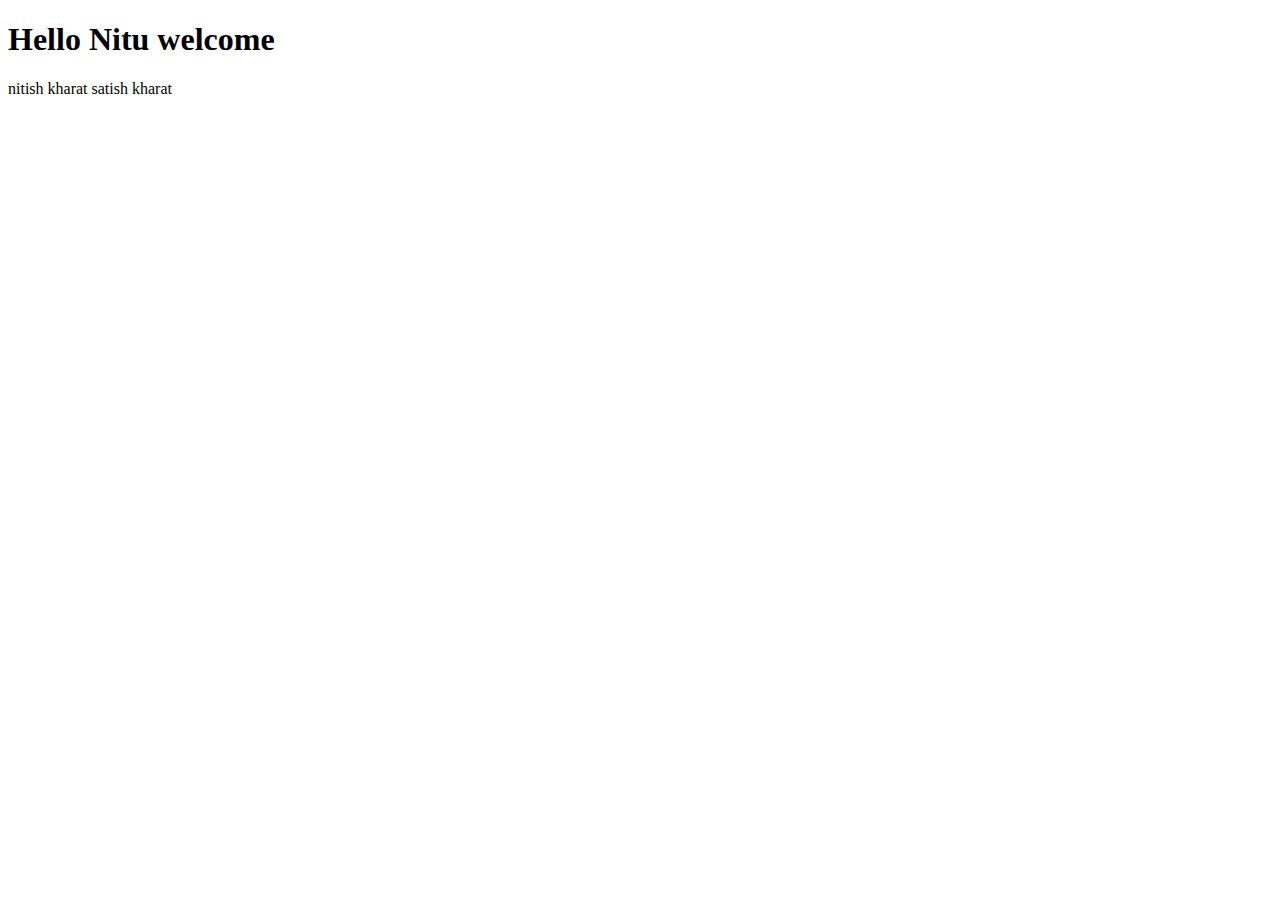
<file: index.html>
<!DOCTYPE html>
<html lang="en">
<head>
    <meta charset="UTF-8">
    <meta name="viewport" content="width=device-width, initial-scale=1.0">
    <title>Document</title>
</head>
<body>

    <div>
        <a href="index.html"></a>
        <!-- <a href="loginpage.html">loginpage</a> -->
        <h1> Hello Nitu welcome </h1>
        <p>nitish kharat satish kharat </p>

    </div>
</body>
</html>
</file>
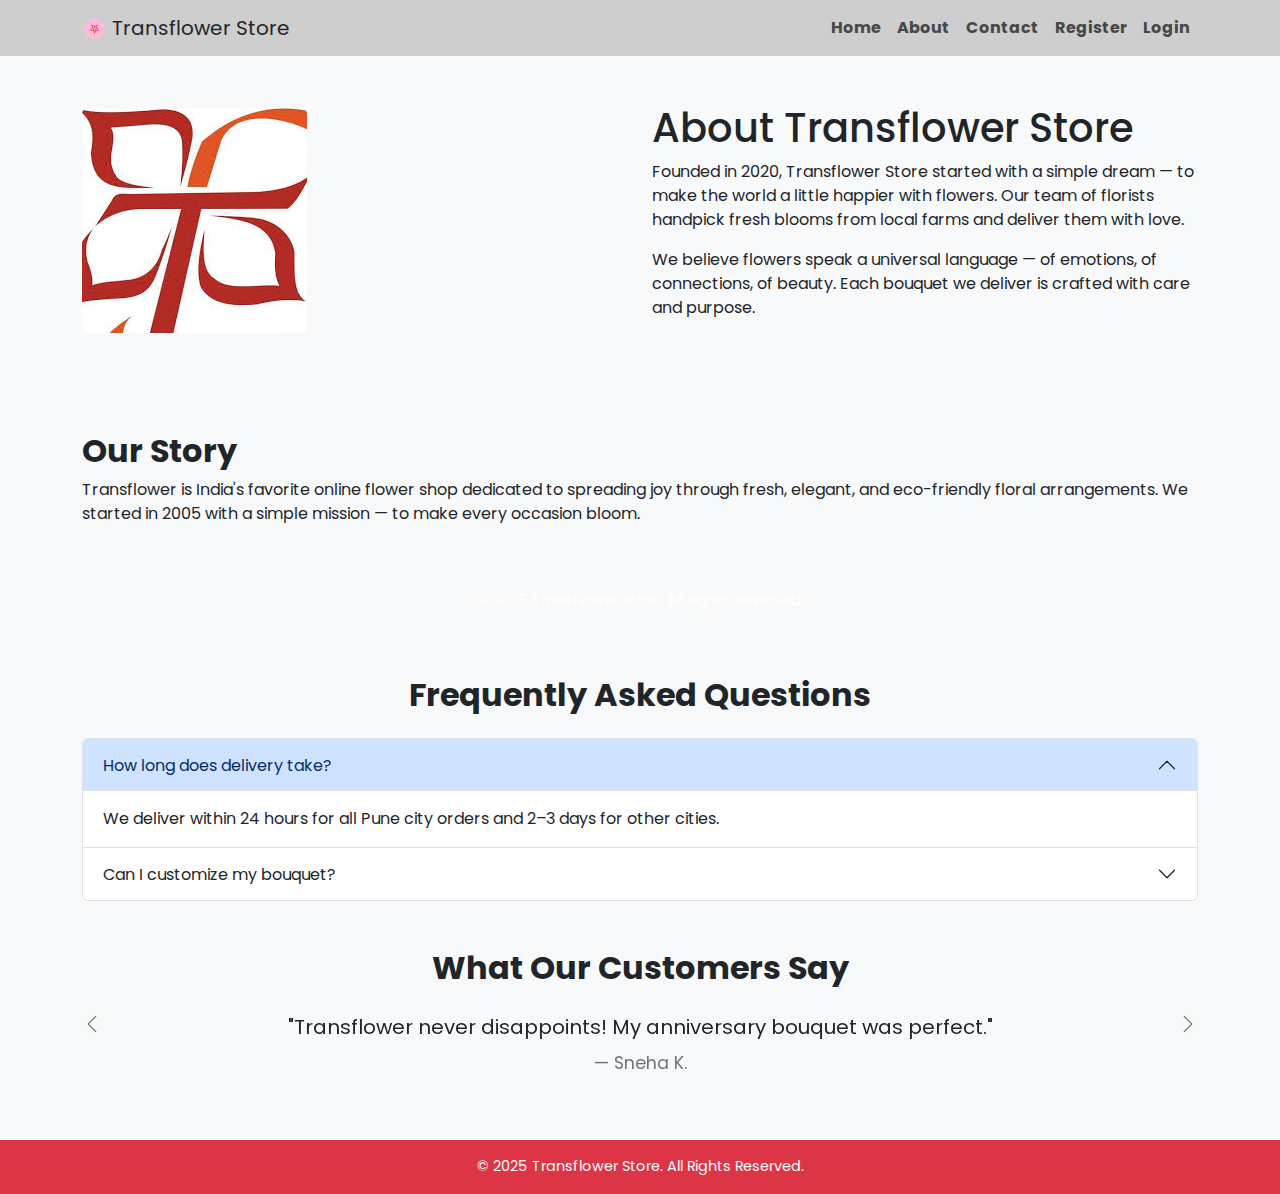
<file: about.html>
<!DOCTYPE html>
<html lang="en">

<head>
  <meta charset="UTF-8">
  <meta name="viewport" content="width=device-width, initial-scale=1.0">
  <title>About - Transflower Store</title>
  <link rel="stylesheet" href="https://cdn.jsdelivr.net/npm/bootstrap-icons@1.11.3/font/bootstrap-icons.css">
  <link href="https://cdn.jsdelivr.net/npm/bootstrap@5.3.2/dist/css/bootstrap.min.css" rel="stylesheet">
  <link href="https://fonts.googleapis.com/css2?family=Poppins:wght@400;600&display=swap" rel="stylesheet">
  <link href="https://unpkg.com/aos@2.3.4/dist/aos.css" rel="stylesheet">
  <link rel="stylesheet" href="style.css">

</head>

<body>
  <nav class="navbar navbar-expand-lg navbar-dark bg-danger">
    <div class="container">
      <a class="navbar-brand text-dark" href="index.html">🌸 Transflower Store</a>
      <button class="navbar-toggler" type="button" data-bs-toggle="collapse" data-bs-target="#navbarNav">
        <span class="navbar-toggler-icon"></span>
      </button>
      <div class="collapse navbar-collapse" id="navbarNav">
        <ul class="navbar-nav ms-auto">
          <li class="nav-item"><a class="nav-link" href="index.html">Home</a></li>
          <li class="nav-item"><a class="nav-link" href="about.html">About</a></li>
          <li class="nav-item"><a class="nav-link" href="contact.html">Contact</a></li>
          <li class="nav-item"><a class="nav-link" href="register.html">Register</a></li>
          <li class="nav-item"><a class="nav-link" href="login.html">Login</a></li>
        </ul>
      </div>
    </div>
  </nav>

  
  <section class="py-5">
    <div class="container">
      <div class="row align-items-center">
        <div class="col-md-6">
          <img src="images/transflower.jfif" class="img-fluid rounded" alt="Our Team">
        </div>
        <div class="col-md-6">
          <h1>About Transflower Store</h1>
          <p>Founded in 2020, Transflower Store started with a simple dream — to make the world a little happier with
            flowers. Our team of florists handpick fresh blooms from local farms and deliver them with love.</p>
          <p>We believe flowers speak a universal language — of emotions, of connections, of beauty. Each bouquet we
            deliver is crafted with care and purpose.</p>
        </div>
      </div>
    </div>
  </section>

  <section class="container my-5">
    <h2>Our Story</h2>
    <p>Transflower is India's favorite online flower shop dedicated to spreading joy through fresh, elegant, and
      eco-friendly floral arrangements. We started in 2005 with a simple mission — to make every occasion bloom.</p>
  </section>
  <footer class="text-center text-white py-3">
    <p class="mb-0">&copy; 2025 Transflower Store. All Rights Reserved.</p>
  </footer>
  <script src="https://cdn.jsdelivr.net/npm/bootstrap@5.3.0/dist/js/bootstrap.bundle.min.js"></script>

  <script src="https://unpkg.com/aos@2.3.4/dist/aos.js"></script>
  <script>
    AOS.init({
      duration: 1000,
      once: true
    });
  </script>


  <section class="container my-5">
    <h2 class="text-center mb-4">Frequently Asked Questions</h2>

    <div class="accordion" id="faqAccordion">
      <div class="accordion-item">
        <h2 class="accordion-header">
          <button class="accordion-button" type="button" data-bs-toggle="collapse" data-bs-target="#faq1">
            How long does delivery take?
          </button>
        </h2>
        <div id="faq1" class="accordion-collapse collapse show" data-bs-parent="#faqAccordion">
          <div class="accordion-body">
            We deliver within 24 hours for all Pune city orders and 2–3 days for other cities.
          </div>
        </div>
      </div>

      <div class="accordion-item">
        <h2 class="accordion-header">
          <button class="accordion-button collapsed" type="button" data-bs-toggle="collapse" data-bs-target="#faq2">
            Can I customize my bouquet?
          </button>
        </h2>
        <div id="faq2" class="accordion-collapse collapse" data-bs-parent="#faqAccordion">
          <div class="accordion-body">
            Absolutely! You can choose flower types, wrapping styles, and message cards.
          </div>
        </div>
      </div>
    </div>
  </section>

  <section class="container my-5">
    <h2 class="text-center mb-4">What Our Customers Say</h2>

    <div id="testimonialCarousel" class="carousel slide" data-bs-ride="carousel">
      <div class="carousel-inner">
        <div class="carousel-item active text-center">
          <blockquote class="blockquote">
            <p class="mb-4">"Transflower never disappoints! My anniversary bouquet was perfect."</p>
            <footer class="blockquote-footer">Sneha K.</footer>
          </blockquote>
        </div>

        <div class="carousel-item text-center">
          <blockquote class="blockquote">
            <p class="mb-4">"Fresh flowers and fast delivery — simply beautiful!"</p>
            <footer class="blockquote-footer">Rahul M.</footer>
          </blockquote>
        </div>

        <div class="carousel-item text-center">
          <blockquote class="blockquote">
            <p class="mb-4">"Best online flower store in Pune! Highly recommend."</p>
            <footer class="blockquote-footer">Aditi S.</footer>
          </blockquote>
        </div>
      </div>

      <button class="carousel-control-prev" type="button" data-bs-target="#testimonialCarousel" data-bs-slide="prev">
        <span class="carousel-control-prev-icon"></span>
      </button>
      <button class="carousel-control-next" type="button" data-bs-target="#testimonialCarousel" data-bs-slide="next">
        <span class="carousel-control-next-icon"></span>
      </button>
    </div>
  </section>

  <footer class="bg-danger text-white text-center p-3">
    &copy; 2025 Transflower Store. All Rights Reserved.
  </footer>

  <script src="https://cdn.jsdelivr.net/npm/bootstrap@5.3.2/dist/js/bootstrap.bundle.min.js"></script>
</body>

</html>
</file>
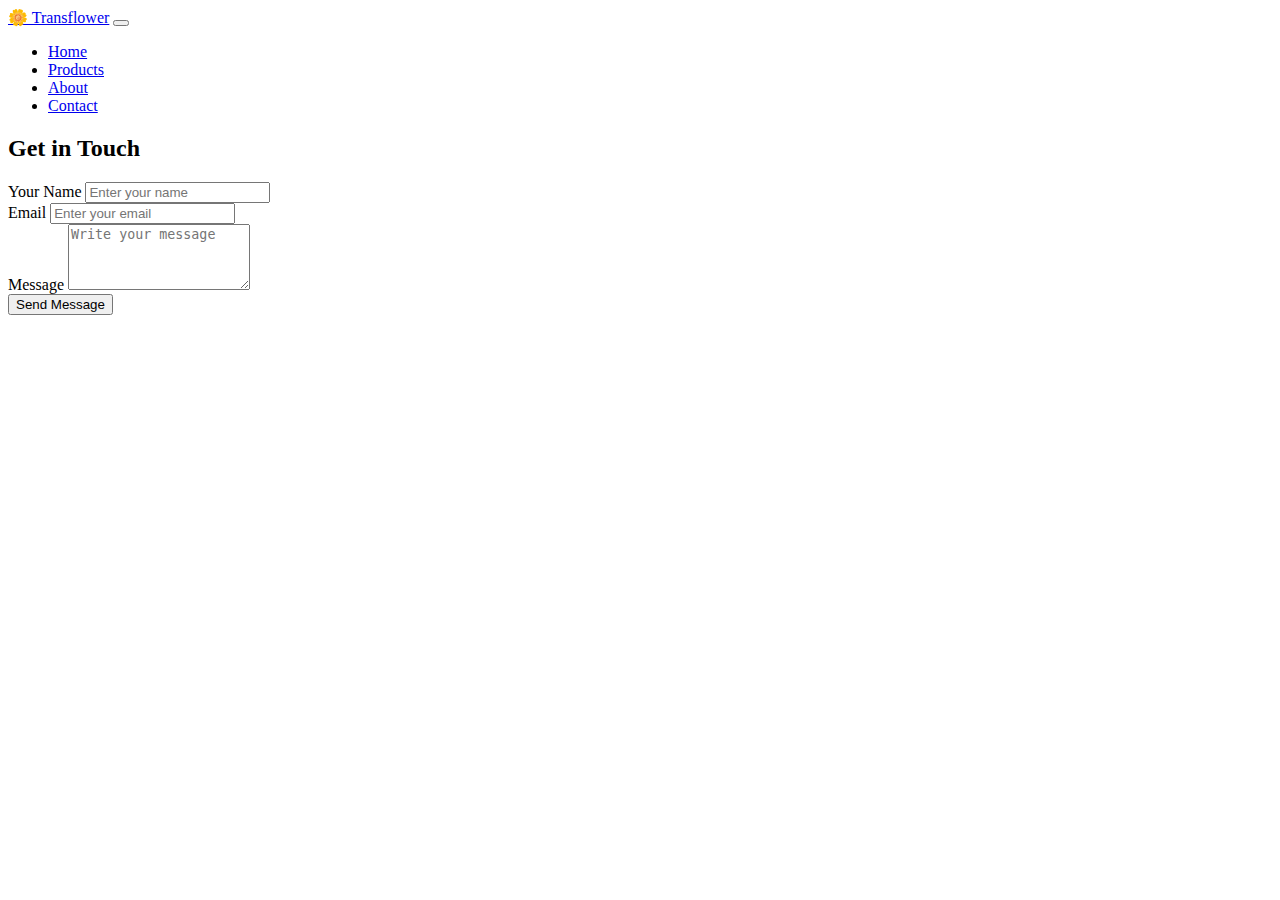
<file: contact.html>
<!DOCTYPE html>
<html lang="en">
<head>
    <meta charset="UTF-8">
    <meta name="viewport" content="width=device-width, initial-scale=1.0">
    <title>Document</title>

    
</head>
<body>
    <!-- Navbar -->
<nav class="navbar navbar-expand-lg navbar-dark" style="background-color: var(--bs-primary);">
  <div class="container">
    <a class="navbar-brand fw-bold" href="index.html">🌼 Transflower</a>
    
    <button class="navbar-toggler" type="button" data-bs-toggle="collapse" data-bs-target="#navbarNav">
      <span class="navbar-toggler-icon"></span>
    </button>
    <div class="collapse navbar-collapse" id="navbarNav">
      <ul class="navbar-nav ms-auto">
        <li class="nav-item"><a class="nav-link" href="index.html">Home</a></li>
        <li class="nav-item"><a class="nav-link" href="products.html">Products</a></li>
        <li class="nav-item"><a class="nav-link" href="about.html">About</a></li>
        <li class="nav-item"><a class="nav-link" href="contact.html">Contact</a></li>
      </ul>
    </div>
  </div>
</nav>
<section class="py-5 bg-light">
  <div class="container">
    <h2 class="text-center mb-4">Get in Touch</h2>
    <div class="row justify-content-center">
      <div class="col-md-6">
        <form>
          <div class="mb-3">
            <label class="form-label">Your Name</label>
            <input type="text" class="form-control" placeholder="Enter your name">
          </div>
          <div class="mb-3">
            <label class="form-label">Email</label>
            <input type="email" class="form-control" placeholder="Enter your email">
          </div>
          <div class="mb-3">
            <label class="form-label">Message</label>
            <textarea class="form-control" rows="4" placeholder="Write your message"></textarea>
          </div>
          <button class="btn btn-primary w-100">Send Message</button>
        </form>
      </div>
    </div>
  </div>
</section>
</body>
</html>
</file>
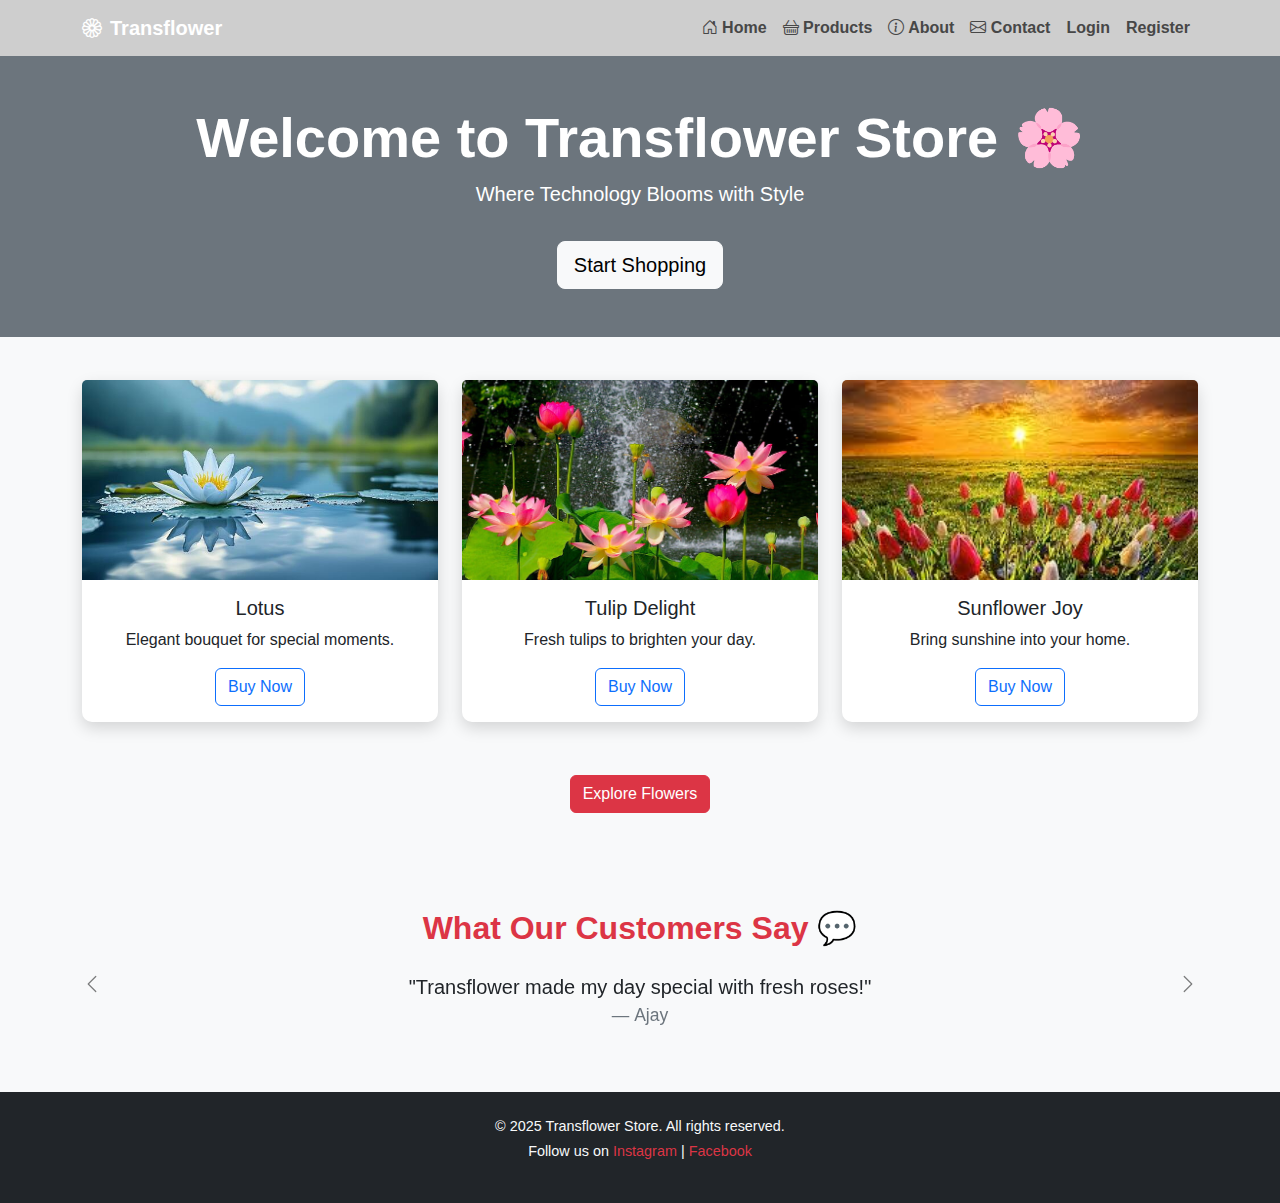
<file: index1.html>
<!DOCTYPE html>
<html lang="en">
<head>
  <!-- Meta Configuration -->
  <meta charset="UTF-8">
  <meta name="viewport" content="width=device-width, initial-scale=1.0">

  <!-- Page Title -->
  <title>Transflower Store</title>

  <!-- Bootstrap CSS -->
  <link href="https://cdn.jsdelivr.net/npm/bootstrap@5.3.2/dist/css/bootstrap.min.css" rel="stylesheet">

  <!-- Bootstrap Icons -->
  <link rel="stylesheet" href="https://cdn.jsdelivr.net/npm/bootstrap-icons@1.11.3/font/bootstrap-icons.css">

  <!-- Custom Styles -->
  <link rel="stylesheet" href="style.css">
</head>

<body>

  <!-- ===================== NAVBAR ===================== -->
  <nav class="navbar navbar-expand-lg navbar-dark bg-dark">
    <div class="container">
      <!-- Brand -->
      <a class="navbar-brand fw-bold" href="index.html">
        <i class="bi bi-flower1 me-2"></i>Transflower
      </a>

      <!-- Mobile Toggle -->
      <button class="navbar-toggler" type="button" data-bs-toggle="collapse" data-bs-target="#navbarNav">
        <span class="navbar-toggler-icon"></span>
      </button>

      <!-- Navbar Links -->
      <div class="collapse navbar-collapse" id="navbarNav">
        <ul class="navbar-nav ms-auto align-items-lg-center">
          <li class="nav-item"><a class="nav-link" href="index.html"><i class="bi bi-house-door"></i> Home</a></li>
          <li class="nav-item"><a class="nav-link" href="products.html"><i class="bi bi-basket"></i> Products</a></li>
          <li class="nav-item"><a class="nav-link" href="about.html"><i class="bi bi-info-circle"></i> About</a></li>
          <li class="nav-item"><a class="nav-link" href="contact.html"><i class="bi bi-envelope"></i> Contact</a></li>
          <li class="nav-item"><a class="nav-link" href="login.html">Login</a></li>
          <li class="nav-item"><a class="nav-link" href="register.html">Register</a></li>
        </ul>
      </div>
    </div>
  </nav>

  <!-- ===================== HERO SECTION ===================== -->
  <section class="container-fluid bg-secondary text-white text-center py-5">
    <h1 class="display-4 fw-bold">Welcome to Transflower Store 🌸</h1>
    <p class="lead">Where Technology Blooms with Style</p>
    <a href="register.html" class="btn btn-light btn-lg mt-3">Start Shopping</a>
  </section>

  <!-- ===================== PRODUCTS SECTION ===================== -->
  <section class="container py-5">
    <div class="row">

      <!-- Product 1 -->
      <div class="col-md-4 mb-4">
        <div class="card h-100">
          <img src="./images/image.jpg" class="card-img-top" alt="Lotus Flower">
          <div class="card-body text-center">
            <h5 class="card-title">Lotus</h5>
            <p class="card-text">Elegant bouquet for special moments.</p>
            <a href="#" class="btn btn-outline-primary">Buy Now</a>
          </div>
        </div>
      </div>

      <!-- Product 2 -->
      <div class="col-md-4 mb-4">
        <div class="card h-100">
          <img src="./images/image1.png" class="card-img-top" alt="Tulip Flower">
          <div class="card-body text-center">
            <h5 class="card-title">Tulip Delight</h5>
            <p class="card-text">Fresh tulips to brighten your day.</p>
            <a href="#" class="btn btn-outline-primary">Buy Now</a>
          </div>
        </div>
      </div>

      <!-- Product 3 -->
      <div class="col-md-4 mb-4">
        <div class="card h-100">
          <img src="./images/img7.jfif" class="card-img-top" alt="Sunflower">
          <div class="card-body text-center">
            <h5 class="card-title">Sunflower Joy</h5>
            <p class="card-text">Bring sunshine into your home.</p>
            <a href="#" class="btn btn-outline-primary">Buy Now</a>
          </div>
        </div>
      </div>

    </div>

    <!-- Explore Button -->
    <div class="text-center mt-4">
      <a href="products.html" class="btn btn-danger">Explore Flowers</a>
    </div>
  </section>

  <!-- ===================== TESTIMONIALS ===================== -->
  <section class="bg-light py-5">
    <div class="container">
      <h2 class="text-center text-danger mb-4">What Our Customers Say 💬</h2>

      <div id="testimonialCarousel" class="carousel slide" data-bs-ride="carousel">
        <div class="carousel-inner">

          <div class="carousel-item active text-center">
            <blockquote class="blockquote">
              <p>"Transflower made my day special with fresh roses!"</p>
              <footer class="blockquote-footer">Ajay</footer>
            </blockquote>
          </div>

          <div class="carousel-item text-center">
            <blockquote class="blockquote">
              <p>"Fast delivery and stunning arrangements!"</p>
              <footer class="blockquote-footer">Nitu</footer>
            </blockquote>
          </div>

        </div>

        <!-- Carousel Controls -->
        <button class="carousel-control-prev" type="button" data-bs-target="#testimonialCarousel" data-bs-slide="prev">
          <span class="carousel-control-prev-icon"></span>
        </button>
        <button class="carousel-control-next" type="button" data-bs-target="#testimonialCarousel" data-bs-slide="next">
          <span class="carousel-control-next-icon"></span>
        </button>
      </div>
    </div>
  </section>

  <!-- ===================== FOOTER ===================== -->
  <footer class="bg-dark text-light py-4 text-center">
    <p class="mb-1">© 2025 Transflower Store. All rights reserved.</p>
    <p>
      Follow us on
      <a href="#" class="text-danger text-decoration-none">Instagram</a> |
      <a href="#" class="text-danger text-decoration-none">Facebook</a>
    </p>
  </footer>

  <!-- Bootstrap JS -->
  <script src="https://cdn.jsdelivr.net/npm/bootstrap@5.3.2/dist/js/bootstrap.bundle.min.js"></script>

</body>
</html>
</file>
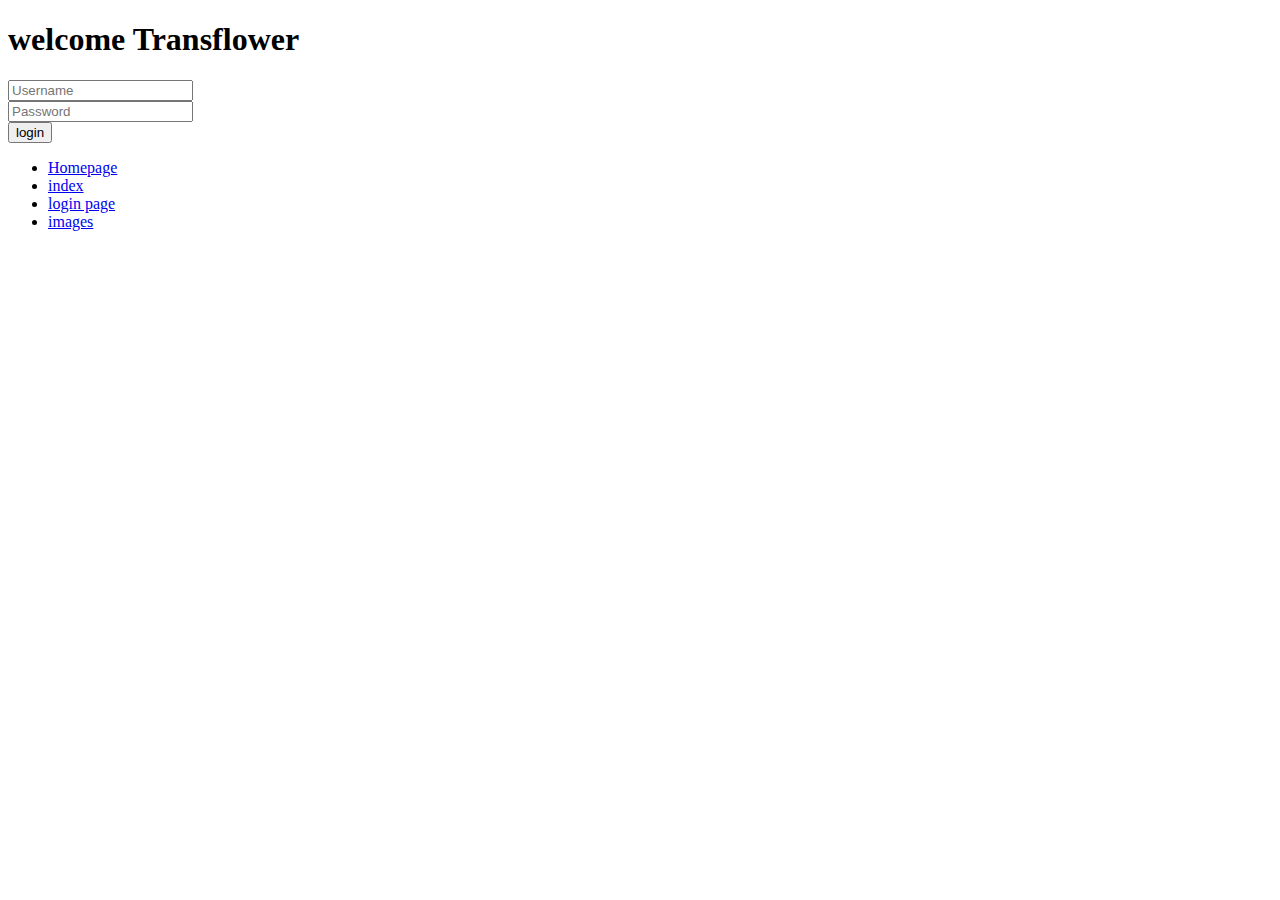
<file: loginpage.html>
<!DOCTYPE html>
<html lang="en">
<head>
    <meta charset="UTF-8">
    <meta name="viewport" content="width=device-width, initial-scale=1.0">
    <title>Login Page</title>

<body>
<div class="h1">
  <h1>welcome Transflower</h1>
 
     <div><a href="index.html"></a>
        <input type="text" class="mb-4" placeholder="Username"><br>
        <input type="password" class="mb-4" placeholder="Password"><br>
        <button> login </button>
    

    <!-- JavaScript -->
    <script>
        function login() {
            alert("Welcome! Login successful 😊");
             window.location.href = "index.html"; 
        }
    </script>

   
<ul>
    
    <li><a href="./Homepage.html">Homepage</a></li>
      <li><a href="./index.html">index</a></li>
      <li><a href="./loginpage.html">login page</a></li>
      <li><a href="./images.html">images</a></li>
   
    </ul>
    </div>




</body>
</html>
</file>
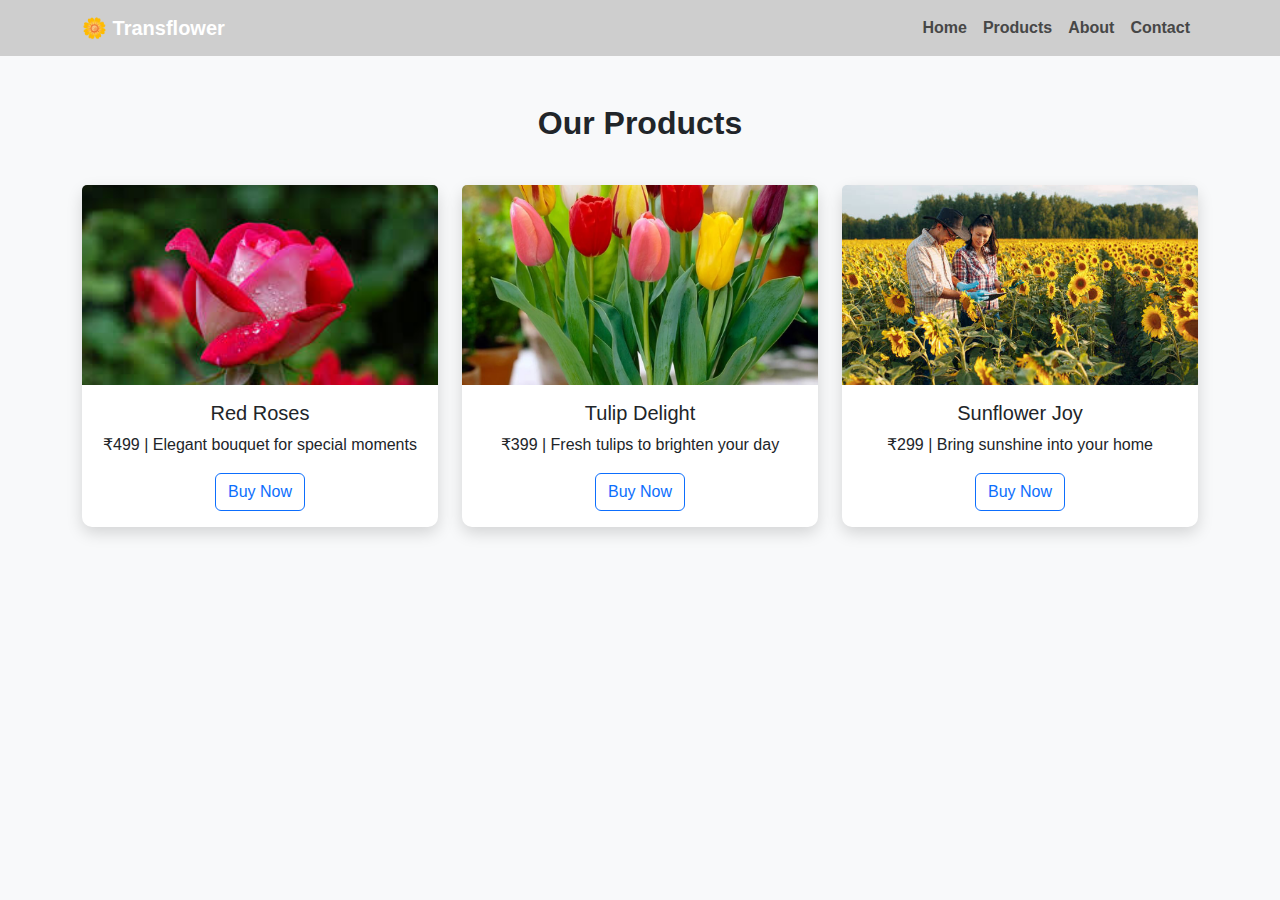
<file: products - Copy.html>
<!DOCTYPE html>
<html lang="en">

<head>
    <meta charset="UTF-8">
    <meta name="viewport" content="width=device-width, initial-scale=1.0">
    <title>Document</title>
</head>

<body>
    <!-- Navbar -->
    <nav class="navbar navbar-expand-lg navbar-dark" style="background-color: var(--bs-primary);">
        <div class="container">
            <a class="navbar-brand fw-bold" href="index.html">🌼 Transflower</a>
            <button class="navbar-toggler" type="button" data-bs-toggle="collapse" data-bs-target="#navbarNav">
                <span class="navbar-toggler-icon"></span>
            </button>
            <div class="collapse navbar-collapse" id="navbarNav">
                <ul class="navbar-nav ms-auto">
                    <li class="nav-item"><a class="nav-link" href="index.html">Home</a></li>
                    <li class="nav-item"><a class="nav-link" href="products.html">Products</a></li>
                    <li class="nav-item"><a class="nav-link" href="about.html">About</a></li>
                    <li class="nav-item"><a class="nav-link" href="contact.html">Contact</a></li>
                </ul>
            </div>
        </div>
    </nav>
    <!DOCTYPE html>
    <html lang="en">

    <head>
        <meta charset="UTF-8">
        <meta name="viewport" content="width=device-width, initial-scale=1.0">
        <title>Transflower - Products</title>
        <link href="https://cdn.jsdelivr.net/npm/bootstrap@5.3.2/dist/css/bootstrap.min.css" rel="stylesheet">
        <link rel="stylesheet" href="style.css">
    </head>

    <body>

        <!-- Include Navbar -->
        <!-- Copy from index.html -->

        <section class="py-5">
            <div class="container">
                <h2 class="text-center mb-5">Our Products</h2>
                <div class="row g-4">
                    <div class="col-md-4">
                        <div class="card h-100">
                            <img src="images/images3.jfif" class="card-img-top" alt="Red Roses">
                            <div class="card-body text-center">
                                <h5 class="card-title">Red Roses</h5>
                                <p>₹499 | Elegant bouquet for special moments</p>
                                <a href="#" class="btn btn-outline-primary">Buy Now</a>
                            </div>
                        </div>
                    </div>

                    <div class="col-md-4">
                        <div class="card h-100">
                            <img src="images/image4.jpg" class="card-img-top" alt="Tulip Delight">
                            <div class="card-body text-center">
                                <h5 class="card-title">Tulip Delight</h5>
                                <p>₹399 | Fresh tulips to brighten your day</p>
                                <a href="#" class="btn btn-outline-primary">Buy Now</a>
                            </div>
                        </div>
                    </div>

                    <div class="col-md-4">
                        <div class="card h-100">
                            <img src="images/image5.jpg" class="card-img-top" alt="Sunflower Joy">
                            <div class="card-body text-center">
                                <h5 class="card-title">Sunflower Joy</h5>
                                <p>₹299 | Bring sunshine into your home</p>
                                <a href="#" class="btn btn-outline-primary">Buy Now</a>
                            </div>
                        </div>
                    </div>
                </div>
            </div>
            
        </section>

        <!-- Footer -->
        <!-- Copy from index.html -->

        <script src="https://cdn.jsdelivr.net/npm/bootstrap@5.3.2/dist/js/bootstrap.bundle.min.js"></script>
    </body>

    </html> 
</body>

</html>
</file>
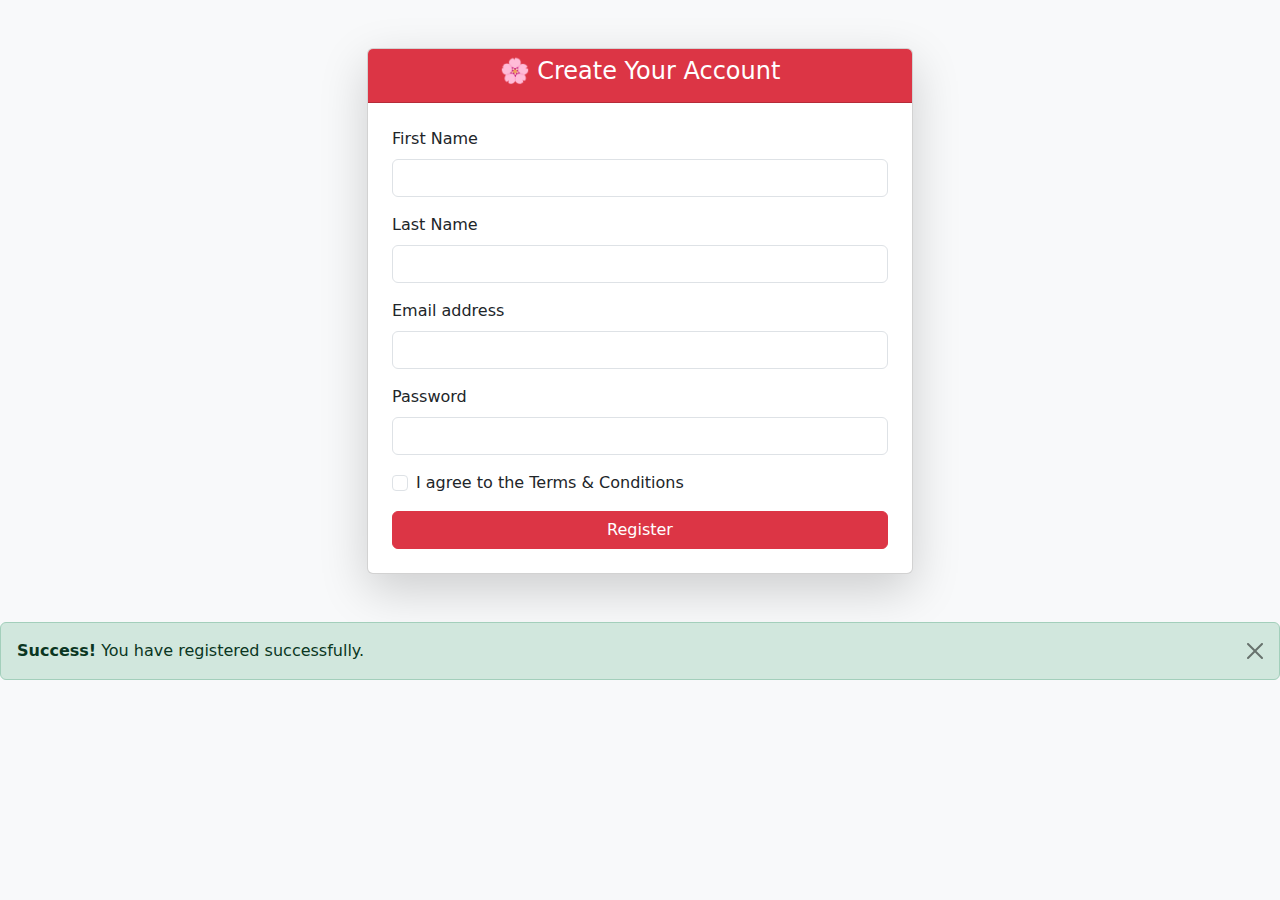
<file: regiester.html>
<!DOCTYPE html>
<html lang="en">
<head>
  <meta charset="UTF-8">
  <meta name="viewport" content="width=device-width, initial-scale=1.0">
  <title>Transflower Store - Register</title>
  <link href="https://cdn.jsdelivr.net/npm/bootstrap@5.3.2/dist/css/bootstrap.min.css" rel="stylesheet">
</head>
<body class="bg-light">


<div class="collapse navbar-collapse" id="navbarNav">
      <ul class="navbar-nav ms-auto">
        <li class="nav-item"><a class="nav-link" href="index.html"><i class="bi bi-house-door"></i> Home</a></li>
        <li class="nav-item"><a class="nav-link" href="products.html"><i class="bi bi-basket"></i> Products</a></li>
        <li class="nav-item"><a class="nav-link" href="about.html"><i class="bi bi-info-circle"></i> About</a></li>
        <li class="nav-item"><a class="nav-link" href="contact.html"><i class="bi bi-en velope"></i> Contact</a></li>
       <li class="nav-item"><a class="nav-link" href="login.html"><i class="bi bi-envelope"></i>login</a></li>
        <li class="nav-item"><a class="nav-link" href="regiester.html"><i class="bi bi-envelope"></i>regiester</a></li>

      </ul>
    </div>
  </div>
</nav>  

<div class="container my-5">
  <div class="row justify-content-center">
    <div class="col-md-6">
      <div class="card shadow-lg">
        <div class="card-header bg-danger text-white text-center">
          <h4>🌸 Create Your Account</h4>
        </div>
        <div class="card-body p-4">
          <form id="registrationForm" novalidate>
            <div class="mb-3">
              <label for="firstName" class="form-label">First Name</label>
              <input type="text" class="form-control" id="firstName" required>
              <div class="invalid-feedback">Please enter your first name.</div>
            </div>

            <div class="mb-3">
              <label for="lastName" class="form-label">Last Name</label>
              <input type="text" class="form-control" id="lastName" required>
              <div class="invalid-feedback">Please enter your last name.</div>
            </div>

            <div class="mb-3">
              <label for="email" class="form-label">Email address</label>
              <input type="email" class="form-control" id="email" required>
              <div class="invalid-feedback">Please provide a valid email.</div>
            </div>

            <div class="mb-3">
              <label for="password" class="form-label">Password</label>
              <input type="password" class="form-control" id="password" required minlength="6">
              <div class="invalid-feedback">Password must be at least 6 characters long.</div>
            </div>

            <div class="mb-3 form-check">
              <input type="checkbox" class="form-check-input" id="terms" required>
              <label class="form-check-label" for="terms">I agree to the Terms & Conditions</label>
              <div class="invalid-feedback">You must agree before submitting.</div>
            </div>

            <button type="submit" class="btn btn-danger w-100">Register</button>
          </form>
        </div>
      </div>
    </div>
  </div>
</div>

<script>
(() => {
  'use strict';
  const forms = document.querySelectorAll('form');
  Array.from(forms).forEach(form => {
    form.addEventListener('submit', event => {
      if (!form.checkValidity()) {
        event.preventDefault();
        event.stopPropagation();
      }
      form.classList.add('was-validated');
    }, false);
  });
})();
</script>

<div class="alert alert-success alert-dismissible fade show" role="alert">
  <strong>Success!</strong> You have registered successfully.
  <button type="button" class="btn-close" data-bs-dismiss="alert"></button>
</div>

<script src="https://cdn.jsdelivr.net/npm/bootstrap@5.3.2/dist/js/bootstrap.bundle.min.js"></script>
</body>
</html>
</file>
<file: style.css>
:root {
  --bs-primary: rgb(206, 206, 206);
  --bs-secondary: #00ff33;
  --bs-warning: #ffeb3b;

}

.navbar {
  background-color: var(--bs-primary) !important;
  color: #4caf50;
}

.navbar .nav-link {
  color: #474747;
  font-weight: 400;
  font-weight: bold;
}

.navbar .nav-link:hover {
  color: rgb(0, 0, 0);
    transform: scale(1.03);
  transition: 0.3s ease-in-out;
}

.btn-primary {
  background-color: var(--bs-primary);
  border-color: var(--bs-secondary);
}

.btn-primary:hover {
  background-color: #c2185b;
  border-color: #c2185b;
  transform: scale(1.03);
  transition: 0.3s ease-in-out;
}


.card {
  border: none;
  box-shadow: 0 4px 8px rgba(0, 0, 0, 0.1);
  border-radius: 10px;

}

.carousel-caption h5,
.carousel-caption p {
  background-color: rgba(233, 30, 99, 0.6);
  padding: 10px;
  border-radius: 8px;
}

.card:hover {
  transform: scale(1.03);
  transition: 0.3s ease-in-out;
} 

.btn-outline-primary:hover {
  background-color: var(--bs-primary);
  color: #fff;
  border-color: var(--bs-primary);
}

.section {
  padding-top: 60px;
  padding-bottom: 60px;
}

.nav-link.active {
  color: var(--bs-warning) !important;
  font-weight: 600;
}

.product-img {
  width: 100%;
  height: 200px;
}

.form {
  background-color: #fff;
  padding: 30px;
  border-radius: 12px;
  box-shadow: 0 4px 8px rgba(0, 0, 0, 0.1);
}

.modal-content {
  border-radius: 12px;
}

.btn-primary {
  transition: all 0.3s ease;
}

.btn-primary:hover {
  transform: scale(1.05);
  background-color: #c2185b;
}

.card {
  transition: transform 0.4s ease, box-shadow 0.4s ease;
}

.card {
  transform: translateY(-5px);
  box-shadow: 0 6px 16px rgba(0, 0, 0, 0.15);
}

.navbar-brand i {
  animation: bloom 2s ease-in-out infinite alternate;
}

@keyframes bloom {
  0% {
    transform: scale(1);
    color: #fff;
  }

  100% {
    transform: scale(1.2);
    color: #ffeb3b;
  }
}

.accordion-button:focus {
  box-shadow: 0 0 0 0.25rem rgba(233, 30, 99, 0.25);
}

.nav-tabs .nav-link.active {
  background-color: #e91e63;
  color: #fff;
}

.tab-content {
  animation: fadeIn 0.5s ease-in;
}

@keyframes fadeIn {
  from {
    opacity: 0;
    transform: translateY(10px);
  }

  to {
    opacity: 1;
    transform: translateY(0);
  }
}



.body {
  font-family: 'Poppins', sans-serif;
}

.h1,
h2 {
  font-weight: bold;
}

.card img {
  height: 200px;
  object-fit: cover;
}

footer a:hover {
  text-decoration: underline;
}

.popup-card {
  transition: transform 0.3s ease, box-shadow 0.3s ease;
  position: relative;
  z-index: 1;
}

.popup-card:hover {
  transform: scale(1.1);
  box-shadow: 0 18px 40px rgba(0, 0, 0, 0.3);
  z-index: 10;
}

.carousel-control-prev,
.carousel-control-next {
  width: 20px;
  height: 25px;
  border-radius: 50%;
}

.carousel-control-prev-icon,
.carousel-control-next-icon {
  filter: invert(1);
}



body {
  font-family: 'Poppins', sans-serif;
  background-color: #f8f9fa;
}

.card:hover {
  transform: scale(1.03);
  transition: 0.3s ease-in-out;
}

footer {
  font-size: 0.9rem;
}
</file>
